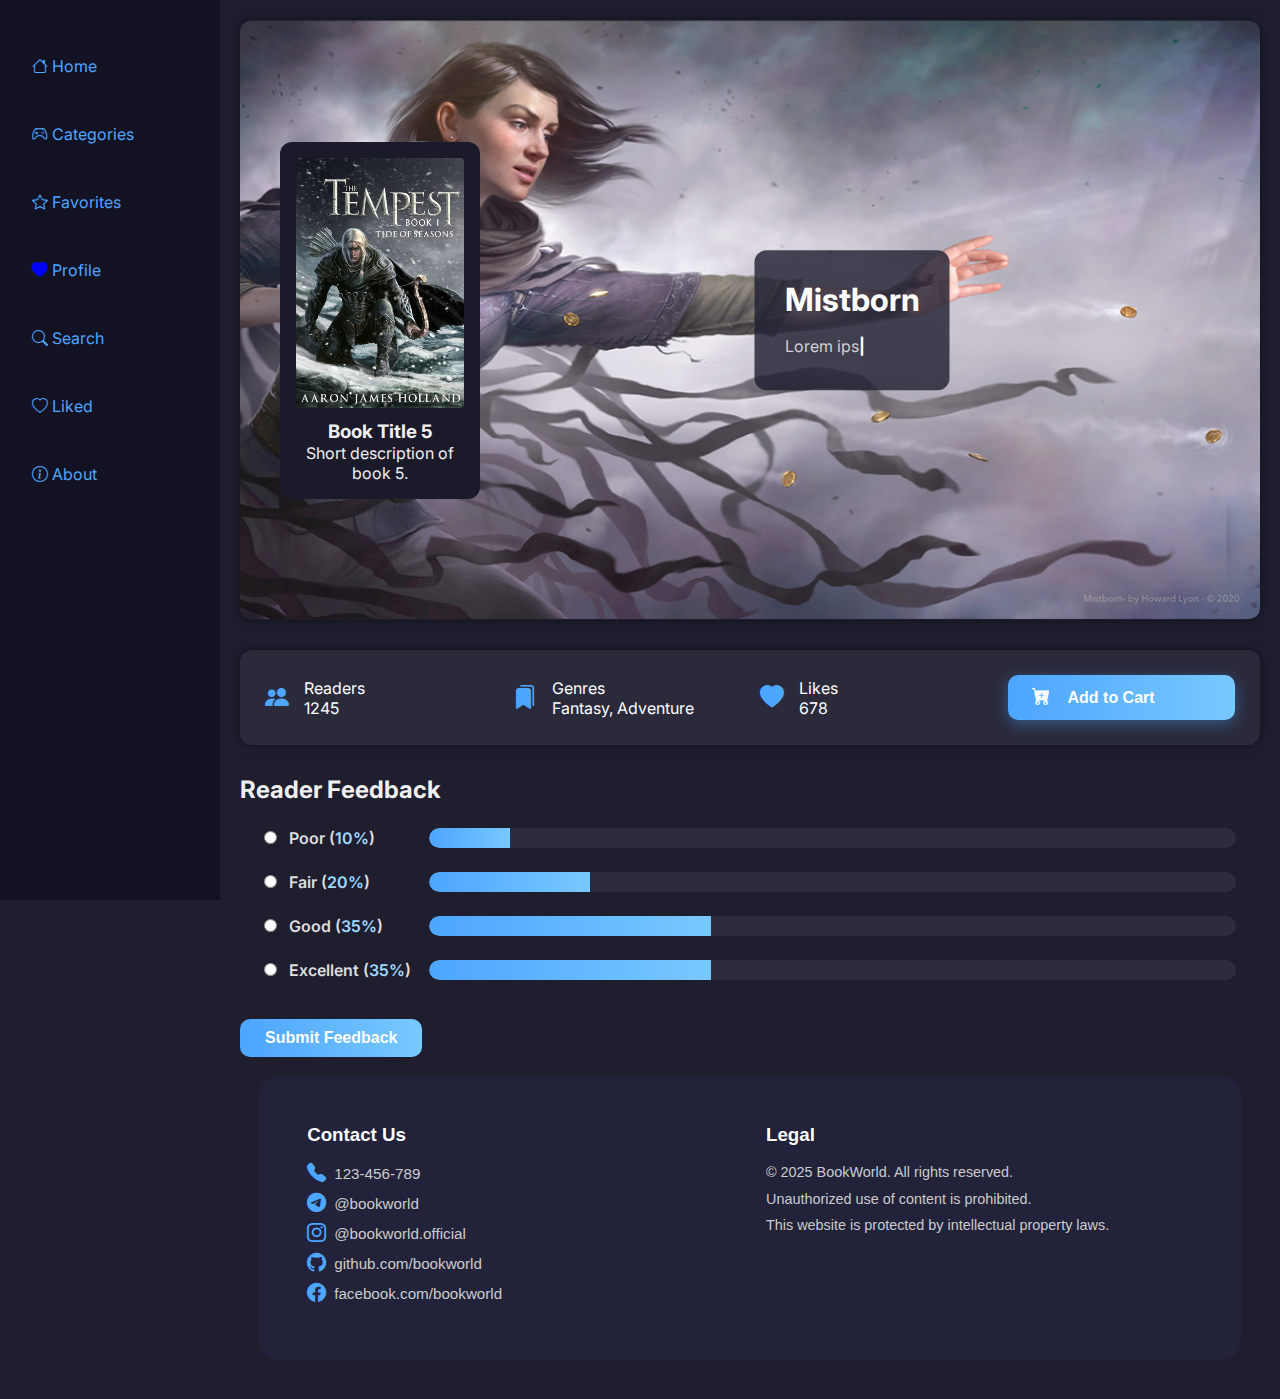
<file: book.html>
<!DOCTYPE html>
<html lang="en">
<head>
  <meta charset="UTF-8" />
  <meta name="viewport" content="width=device-width, initial-scale=1" />
  <title>Book Details</title>
  <link rel="stylesheet" href="book.css" />
  <link href="https://fonts.googleapis.com/css2?family=Inter:wght@400;700&display=swap" rel="stylesheet" />
  <link rel="stylesheet" href="https://cdn.jsdelivr.net/npm/bootstrap-icons@1.10.5/font/bootstrap-icons.css" />
</head>
<body>
  <div class="sidebar">
    <ul class="sidebar-menu">
      <li class="has-submenu">
        <i class="bi bi-house"></i> Home
        <ul class="submenu">
          <li><a class="dashboard" href="dashboard.html">Dashboard</a></li>
          <li>News</li>
          <li>Updates</li>
        </ul>
      </li>
      <li class="has-submenu">
        <i class="bi bi-controller"></i> Categories
        <ul class="submenu">
          <li>Action</li>
          <li>Fantasy</li>
          <li>Romance</li>
          <li>Drama</li>
          <li>Sci-Fi</li>
          <li>Tragedy</li>
          <li>Dark</li>
        </ul>
      </li>
      <li><i class="bi bi-star"></i> Favorites</li>
      <li class="has-submenu">
        <i class="bi bi-heart-fill" style="color: blue;"></i> Profile
        <ul class="submenu">
          <li>Account</li>
          <li>Settings</li>
          <li>Logout</li>
        </ul>
      </li>
      <li><i class="bi bi-search"></i> Search</li>
      <li><i class="bi bi-heart"></i> Liked</li>
      <li><i class="bi bi-info-circle"></i> About</li>
    </ul>
  </div>

  <main class="content">
    <section class="book-hero">
      <div class="book-wallpaper">
        <div class="book-card">
          <img src="attachment_39493946.jpg" alt="Book Cover" />
          <h3>Book Title 5</h3>
          <p>Short description of book 5.</p>
        </div>
        <div class="book-info">
          <h1 class="book-title">Mistborn</h1>
          <p id="typewriter" class="book-description"></p>
        </div>
      </div>
    </section>

    <section class="book-details">
      <div class="stat">
        <i class="bi bi-people-fill"></i>
        <div class="stat-text">
          <span class="label">Readers</span>
          <span class="value">1245</span>
        </div>
      </div>
      <div class="stat">
        <i class="bi bi-bookmarks-fill"></i>
        <div class="stat-text">
          <span class="label">Genres</span>
          <span class="value">Fantasy, Adventure</span>
        </div>
      </div>
      <div class="stat">
        <i class="bi bi-heart-fill"></i>
        <div class="stat-text">
          <span class="label">Likes</span>
          <span class="value">678</span>
        </div>
      </div>
      <button class="add-to-cart">
        <i class="bi bi-cart-plus-fill"></i> Add to Cart
      </button>
    </section>

    <section class="book-rating" id="rating-section">
      <h2 class="rating-title">Reader Feedback</h2>
      <form id="feedback-form">
        <div class="rating-bar">
          <label>
            <input type="radio" name="rating" value="10" />
            Poor (<span class="percent-text">10%</span>)
          </label>
          <div class="bar-bg">
            <div class="bar-fill" data-percent="10" style="width: 10%;"></div>
          </div>
        </div>
        <div class="rating-bar">
          <label>
            <input type="radio" name="rating" value="20" />
            Fair (<span class="percent-text">20%</span>)
          </label>
          <div class="bar-bg">
            <div class="bar-fill" data-percent="20" style="width: 20%;"></div>
          </div>
        </div>
        <div class="rating-bar">
          <label>
            <input type="radio" name="rating" value="35" />
            Good (<span class="percent-text">35%</span>)
          </label>
          <div class="bar-bg">
            <div class="bar-fill" data-percent="35" style="width: 35%;"></div>
          </div>
        </div>
        <div class="rating-bar">
          <label>
            <input type="radio" name="rating" value="35" />
            Excellent (<span class="percent-text">35%</span>)
          </label>
          <div class="bar-bg">
            <div class="bar-fill" data-percent="35" style="width: 35%;"></div>
          </div>
        </div>
        <button type="submit" class="submit-feedback">Submit Feedback</button>
      </form>
    </section>

    <footer class="footer-section">
      <div class="footer-container">
        <div class="footer-left">
          <h3>Contact Us</h3>
          <div class="contact-item"><i class="bi bi-telephone-fill"></i> 123-456-789</div>
          <div class="contact-item"><i class="bi bi-telegram"></i> @bookworld</div>
          <div class="contact-item"><i class="bi bi-instagram"></i> @bookworld.official</div>
          <div class="contact-item"><i class="bi bi-github"></i> github.com/bookworld</div>
          <div class="contact-item"><i class="bi bi-facebook"></i> facebook.com/bookworld</div>
        </div>
        <div class="footer-right">
          <h3>Legal</h3>
          <p>© 2025 BookWorld. All rights reserved.</p>
          <p>Unauthorized use of content is prohibited.</p>
          <p>This website is protected by intellectual property laws.</p>
        </div>
      </div>
    </footer>
  </main>

  <script>
    const text = "Lorem ipsum dolor sit amet consectetur adipisicing elit. Numquam possimus, id dignissimos similique eum explicabo at, nobis exercitationem voluptatem veniam corporis facere sint saepe iusto recusandae aliquid nostrum eius nihil.";
    const element = document.getElementById("typewriter");
    let index = 0;
    function type() {
      if (index < text.length) {
        element.textContent += text.charAt(index);
        index++;
        setTimeout(type, 80);
      }
    }
    window.onload = type;

    function updateBars(percentages) {
      const bars = document.querySelectorAll("#rating-section .bar-fill");
      const percentTexts = document.querySelectorAll("#rating-section .percent-text");
      bars.forEach((bar, i) => {
        bar.style.width = "0";
        bar.setAttribute("data-percent", percentages[i]);
      });
      setTimeout(() => {
        bars.forEach((bar, i) => {
          bar.style.width = percentages[i] + "%";
        });
        percentTexts.forEach((span, i) => {
          span.textContent = percentages[i] + "%";
        });
      }, 100);
    }

    let currentPercentages = [10, 20, 35, 35];

    function animateRatingBars() {
      const section = document.getElementById("rating-section");
      const observer = new IntersectionObserver(entries => {
        entries.forEach(entry => {
          if (entry.isIntersecting) {
            updateBars(currentPercentages);
            observer.unobserve(section);
          }
        });
      }, { threshold: 0.5 });
      observer.observe(section);
    }

    document.addEventListener("DOMContentLoaded", () => {
      animateRatingBars();
      document.getElementById("feedback-form").addEventListener("submit", function(e) {
        e.preventDefault();
        const selected = document.querySelector('input[name="rating"]:checked');
        if (!selected) {
          alert("Please select a rating before submitting.");
          return;
        }
        const value = parseInt(selected.value);
        currentPercentages = currentPercentages.map(() => 5);
        const index = Array.from(document.querySelectorAll('input[name="rating"]')).indexOf(selected);
        currentPercentages[index] = 30;
        updateBars(currentPercentages);
      });
    });
  </script>
</body>
</html>
</file>
<file: book.css>
* {
    margin: 0;
    padding: 0;
    box-sizing: border-box;
  }
  
  body {
    font-family: 'Inter', sans-serif;
    display: flex;
    background-color: #1e1e2f;
    color: #f0f0f0;
  }
  
  .sidebar {
    position: fixed;
    top: 0;
    left: 0;
    width: 220px;
    height: 100vh;
    background-color: #121223;
    padding: 1.5rem 1rem;
    overflow-y: auto;
  }
  
  .sidebar-menu {
    list-style: none;
    padding: 0;
  }
  
  i {
    transition: all 0.1s;
  }
  
  i:hover {
    color: #121223;
  }
  
  .sidebar-menu li {
    margin: 1rem 0;
    padding: 1rem;
    color: #4da6ff;
    cursor: pointer;
    position: relative;
    transition: all 0.3s;
  }
  
  .sidebar-menu li:hover {
    background-color: #1e1e2f;
    border-radius: 15px;
    transform: translateY(-5px);
  }
  
  .submenu {
    list-style: none;
    padding-left: 1rem;
    display: none;
    margin-top: 0.5rem;
  }
  
  .submenu li {
    padding: 0.5rem 1rem;
    background-color: #161627;
    margin: 0.3rem 0;
    border-radius: 8px;
    font-size: 1rem;
  }
  
  .sidebar-menu .submenu {
    display: none;
    opacity: 0;
    transition: opacity 0.9s ease;
  }
  
  .sidebar-menu .has-submenu:hover .submenu {
    display: block;
    opacity: 1;
  }
  
  .submenu li:hover {
    background-color: #22223a;
  }
  
  .has-submenu.active .submenu {
    display: block;
  }
  
  .content {
    margin-left: 220px;
    width: calc(100% - 220px);
    padding: 20px;
  }
  
  .book-hero {
    position: relative;
    height: 600px;
    margin-bottom: 30px;
    border-radius: 12px;
    overflow: hidden;
    box-shadow: 0 0 10px rgba(0, 0, 0, 0.5);
  }
  
  .book-wallpaper {
    width: 100%;
    height: 100%;
    background-image: url('Playmat-_0002_Mistborn.png');
    background-size: cover;
    background-position: center;
    position: relative;
    display: flex;
    align-items: center;
    padding: 40px;
  }
  
  .book-cover {
    flex: 0 0 auto;
    margin-right: 40px;
  }
  
  .book-card img {
    width: 100%;
    height: 250px;
    object-fit: cover;
    border-radius: 4px;
    margin-bottom: 0.5rem;
  }
  
  .book-card {
    flex: 0 0 auto;
    width: 200px;
    background-color: #1a1a2b;
    padding: 1rem;
    border-radius: 12px;
    text-align: center;
    transition: transform 0.3s;
  }
  
  .book-card:hover {
    transform: translateY(-10px);
  }
  
  .book-cover img {
    width: 200px;
    height: auto;
    border-radius: 8px;
    box-shadow: 0 0 15px rgba(0, 0, 0, 0.6);
  }
  
  .book-info {
    position: absolute;
    top: 50%;
    left: 60%;
    transform: translate(-50%, -50%);
    background-color: rgba(30, 30, 47, 0.8);
    padding: 30px;
    border-radius: 12px;
    max-width: 40%;
    color: #d0d0d0;
  }
  
  .book-title {
    font-size: 2rem;
    margin-bottom: 15px;
    color: #ffffff;
  }
  
  .book-description {
    font-size: 1rem;
    line-height: 1.6;
    color: #d0d0d0;
  }
  
  .book-details {
    background-color: #2a2a3b;
    padding: 25px;
    border-radius: 12px;
    box-shadow: 0 0 10px rgba(0, 0, 0, 0.5);
    display: grid;
    grid-template-columns: repeat(auto-fit, minmax(180px, 1fr));
    gap: 20px;
    align-items: center;
    margin-bottom: 30px;
  }
  
  .stat {
    display: flex;
    align-items: center;
    gap: 15px;
    color: #fff;
  }
  
  .stat i {
    font-size: 1.5rem;
    color: #4da6ff;
  }
  
  .stat-text {
    display: flex;
    flex-direction: column;
  }
  
  .add-to-cart {
    background: linear-gradient(to right, #4da5ff, #77c9ff);
    color: #fff;
    border: none;
    padding: 12px 24px;
    border-radius: 10px;
    font-size: 16px;
    font-weight: 600;
    display: inline-flex;
    align-items: center;
    gap: 10px;
    box-shadow: 0 4px 15px rgba(77, 165, 255, 0.4);
    cursor: pointer;
    transition: all 0.3s ease;
  }
  
  .add-to-cart:hover {
    background: linear-gradient(to right, #3d94e6, #66b8f7);
    box-shadow: 0 6px 20px rgba(77, 165, 255, 0.6);
    transform: translateY(-2px);
  }
  
  .add-to-cart i {
    font-size: 18px;
    margin-right: 8px;
    vertical-align: middle;
  }
  
  #typewriter::after {
    content: '|';
    animation: blink 1s infinite;
    color: #ffffff;
    font-weight: bold;
  }
  
  @keyframes blink {
    0%, 50%, 100% {
      opacity: 1;
    }
    25%, 75% {
      opacity: 0;
    }
  }
  
  .rating-bar {
    margin: 1.5rem;;
    display: flex;
    align-items: center;
    gap: 15px;
    flex-wrap: wrap;
    
  }
  
  .rating-bar label {
    flex: 0 0 150px;
    color: #ddd;
    font-weight: 600;
    cursor: pointer;
    user-select: none;
  }
  
  .rating-bar input[type="radio"] {
    margin-right: 8px;
    cursor: pointer;
  }
  
  .bar-bg {
    flex-grow: 1;
    background-color: #2c2c3e;
    border-radius: 10px;
    overflow: hidden;
    height: 20px;
    position: relative;
  }
  
  .bar-fill {
    height: 100%;
    width: 0;
    background: linear-gradient(to right, #4da5ff, #77c9ff);
    border-radius: 10px 0 0 10px;
    transition: width 1s ease;
  }
  
  .percent-text {
    min-width: 40px;
    text-align: right;
    color: #a0d9ff;
    font-weight: 600;
  }
  
  .submit-feedback {
    margin-top: 15px;
    background: linear-gradient(to right, #4da5ff, #77c9ff);
    border: none;
    color: #fff;
    padding: 10px 25px;
    font-weight: 700;
    font-size: 1rem;
    border-radius: 10px;
    cursor: pointer;
    transition: background 0.3s ease;
  }
  
  .submit-feedback:hover {
    background: linear-gradient(to right, #3d94e6, #66b8f7);
  }
  .footer-section {
    background-color: #22223a;
    color: #ccc;
    padding: 2rem;
    font-family: sans-serif;
    border-radius: 20px;
    margin: 1.2rem;
  }
  
  .footer-container {
    display: flex;
    justify-content: space-between;
    flex-wrap: wrap;
  }
  
  .footer-left,
  .footer-right {
    flex: 1;
    min-width: 250px;
    margin: 1rem;
  }
  
  .footer-left h3,
  .footer-right h3 {
    color: #fff;
    margin-bottom: 1rem;
  }
  
  .contact-item {
    display: flex;
    align-items: center;
    margin-bottom: 0.5rem;
    font-size: 0.95rem;
  }
  
  .contact-item i {
    margin-right: 0.5rem;
    color: #4da6ff;
    font-size: 1.2rem;
  }
  
  .footer-right p {
    font-size: 0.9rem;
    line-height: 1.4;
    margin: 0.4rem 0;
  }
  .bi{
    transition: all.2s;
  }
  .bi:hover{
color: white;
  }
</file>
